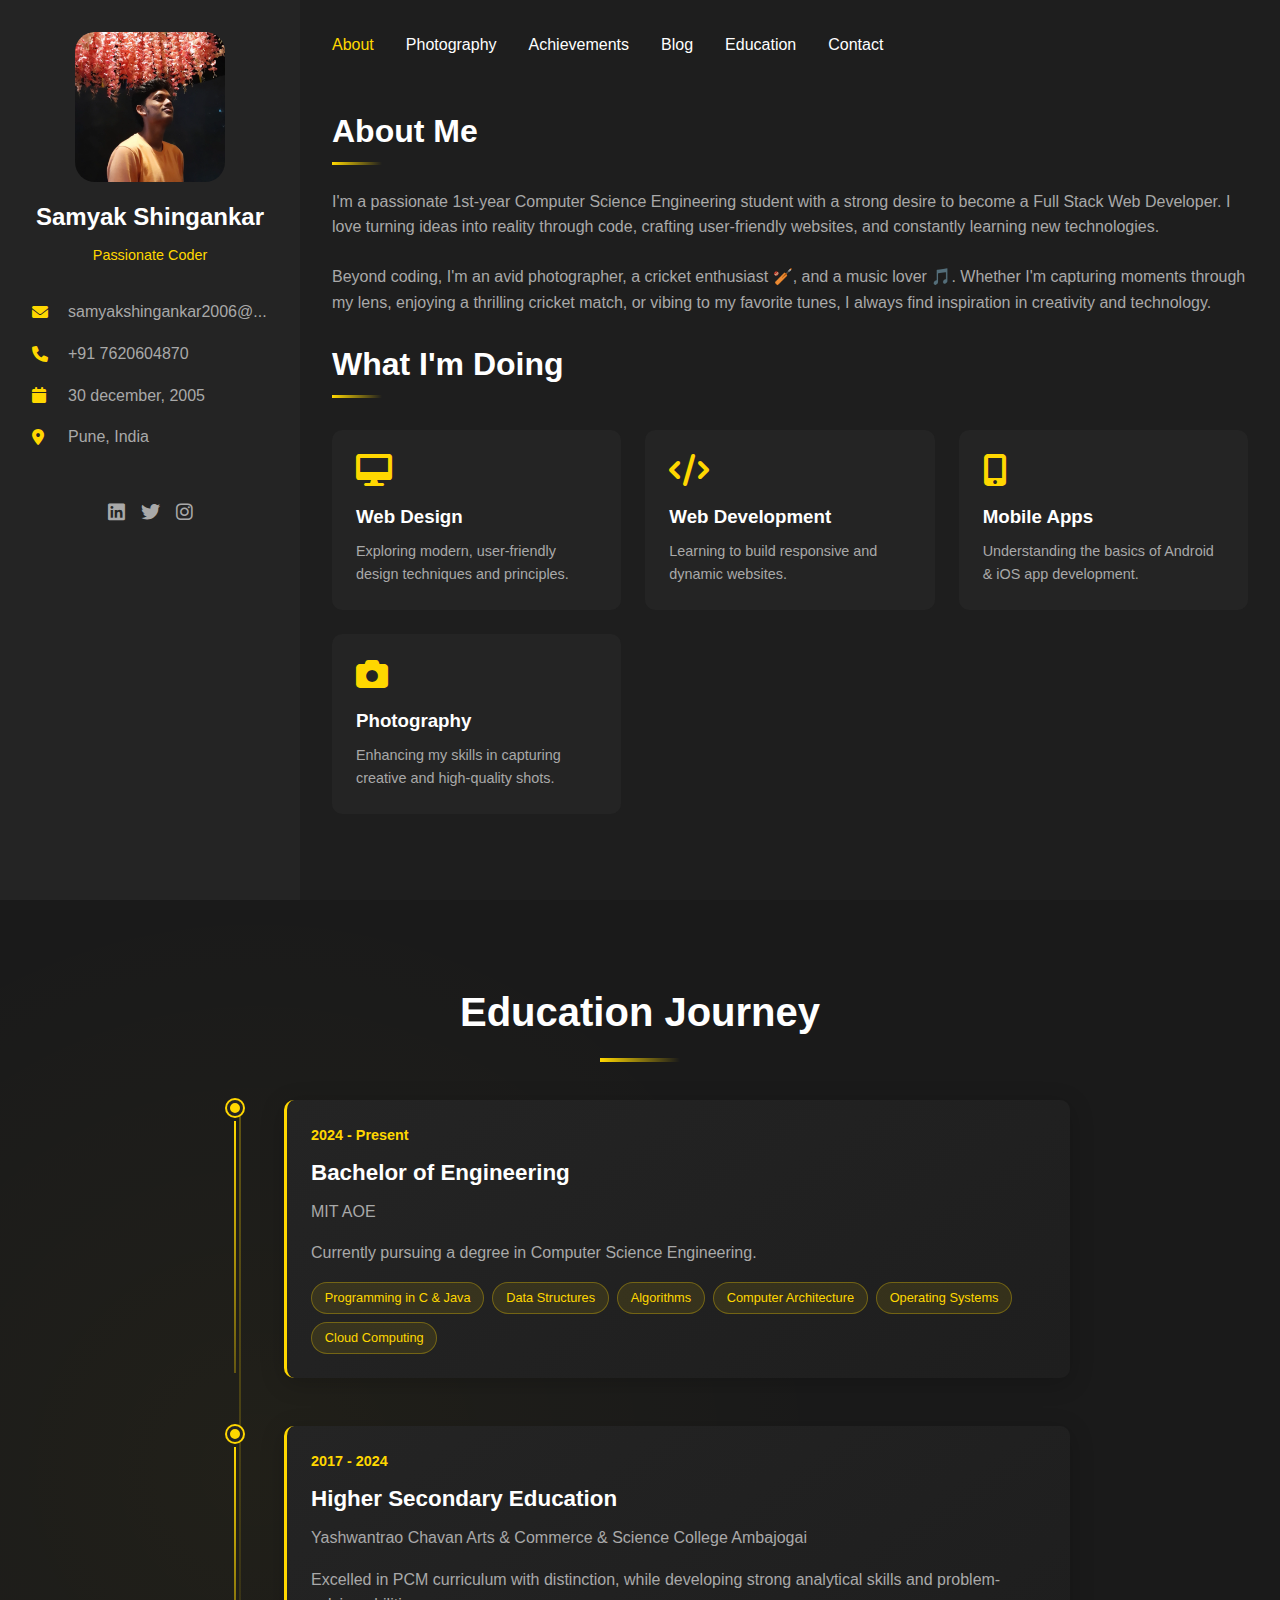
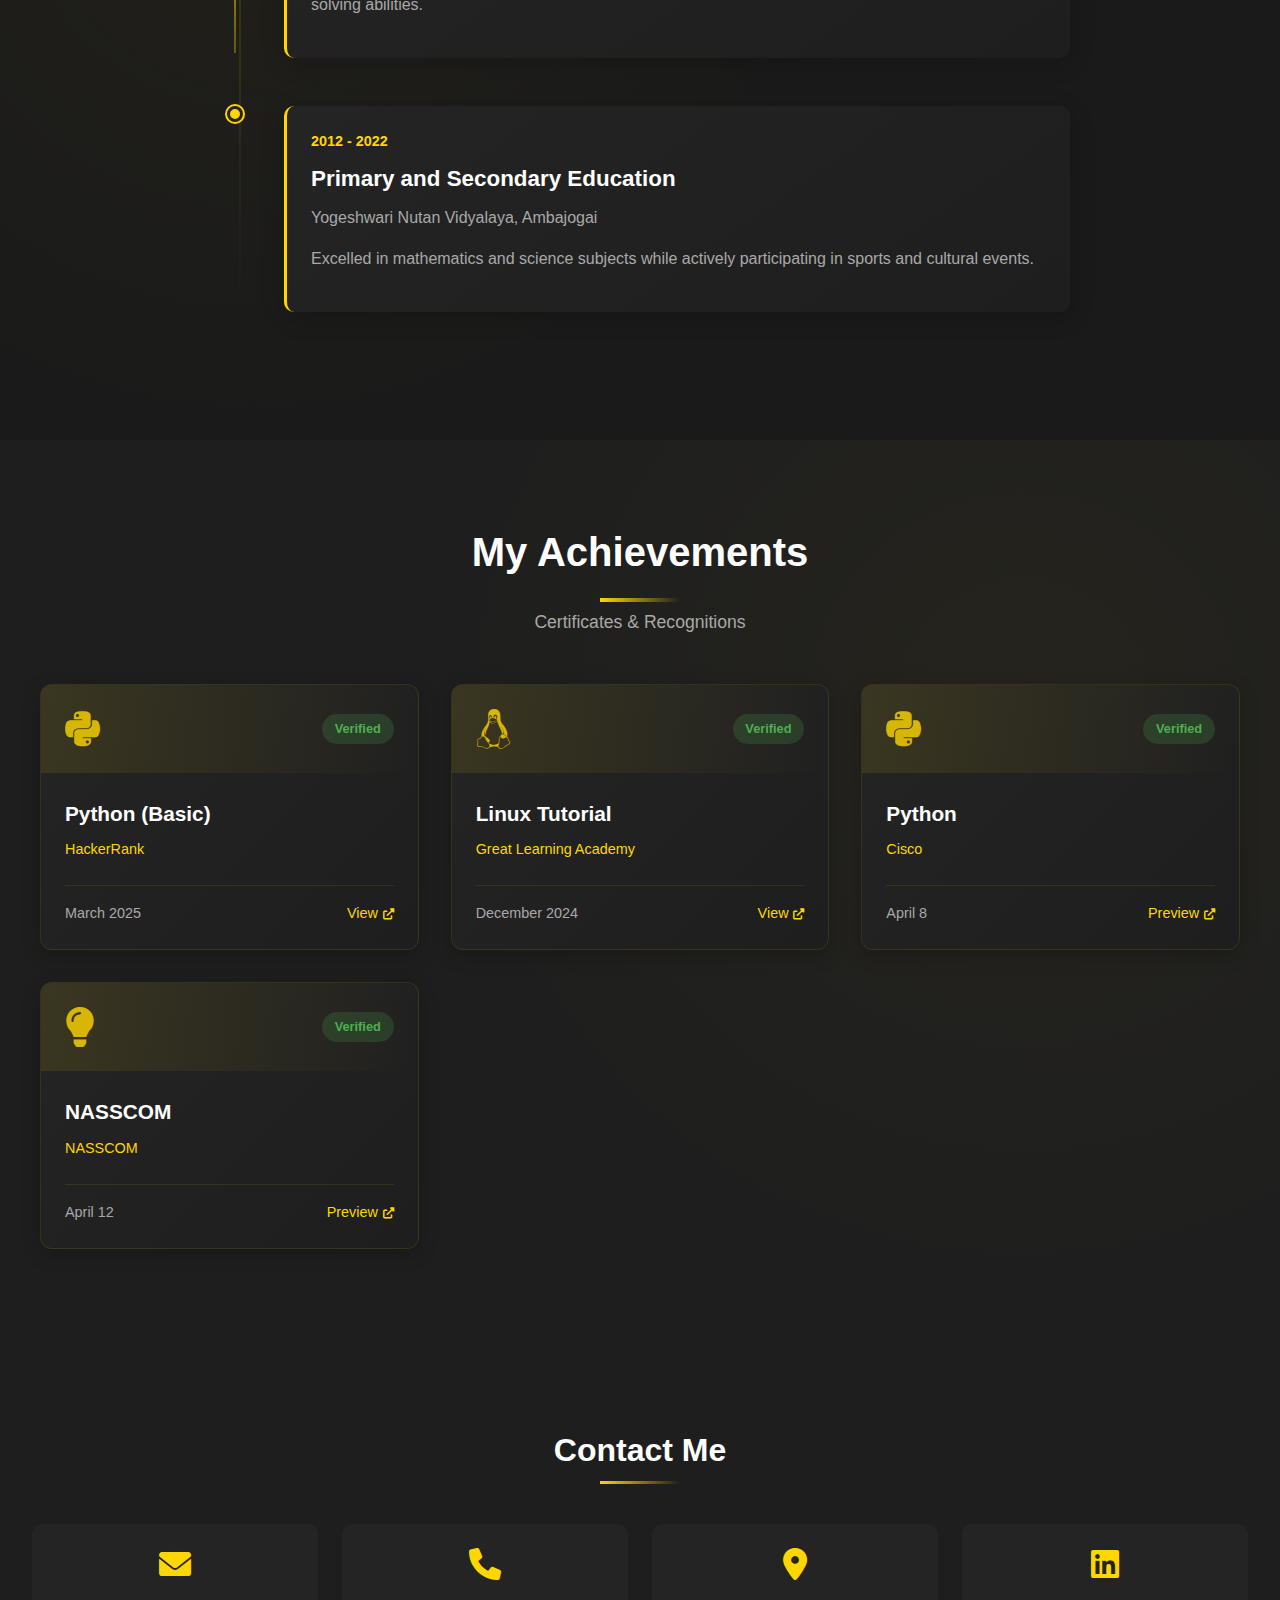
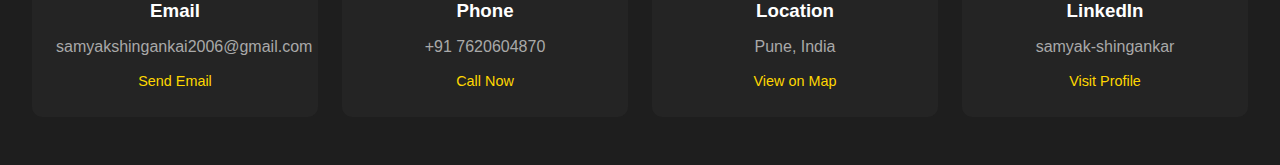
<file: index.html>
<!DOCTYPE html>
<html lang="en">
<head>
    <meta charset="UTF-8">
    <meta name="viewport" content="width=device-width, initial-scale=1.0">
    <title>Samyak</title>
    <link rel="stylesheet" href="styles.css">
    <link rel="stylesheet" href="https://cdnjs.cloudflare.com/ajax/libs/font-awesome/6.0.0/css/all.min.css">
</head>
<body>
    <div class="container">
        <!-- Sidebar -->
        <aside class="sidebar">
            <div class="profile">
                <div class="avatar">
                    <img src="images/sam.webp" alt="Profile Avatar">
                </div>
                <h1>Samyak Shingankar</h1>
                <p class="title">Passionate Coder</p>
            </div>

            <div class="contact-info">
                <div class="info-item">
                    <i class="fas fa-envelope"></i>
                    <a href="mailto:samyakshingankar2006@gmail.com" class="contact-link">samyakshingankar2006@...</a>
                </div>
                <div class="info-item">
                    <i class="fas fa-phone"></i>
                    <span>+91 7620604870</span>
                </div>
                <div class="info-item">
                    <i class="fas fa-calendar"></i>
                    <span>30 december, 2005</span>
                </div>
                <div class="info-item">
                    <i class="fas fa-map-marker-alt"></i>
                    <span>Pune, India</span>
                </div>
            </div>

            <div class="social-links">
                <a href="https://www.linkedin.com/in/samyak-shingankar-026992330/"><i class="fab fa-linkedin"></i></a>
                <a href="https://x.com/SamyakSS2006"><i class="fab fa-twitter"></i></a>
                <a href="https://www.instagram.com/samyakshingankar/"><i class="fab fa-instagram"></i></a>
            </div>
        </aside>

        <!-- Main Content -->
        <main class="main-content">
            <nav class="navigation">
                <ul>
                    <li class="active"><a href="#">About</a></li>
                    <li><a href="photography.html">Photography</a></li>
                    <li><a href="#certificates">Achievements</a></li>
                    <li><a href="blog.html">Blog</a></li>
                    <li><a href="#education">Education</a></li>
                    <li><a href="#contactme">Contact</a></li>
                </ul>
            </nav>
            
            <section class="about">
                <h2>About Me</h2>
                <p>I'm a passionate 1st-year Computer Science Engineering student with a strong desire to become a Full Stack Web Developer. I love turning ideas into reality through code, crafting user-friendly websites, and constantly learning new technologies.</p>
                <p>Beyond coding, I'm an avid photographer, a cricket enthusiast 🏏, and a music lover 🎵. Whether I'm capturing moments through my lens, enjoying a thrilling cricket match, or vibing to my favorite tunes, I always find inspiration in creativity and technology.</p>
            </section>

            <section class="services">
                <h2>What I'm Doing</h2>
                <div class="services-grid">
                    <div class="service-card">
                        <i class="fas fa-desktop"></i>
                        <h3>Web Design</h3>
                        <p>Exploring modern, user-friendly design techniques and principles.</p>
                    </div>
                    <div class="service-card">
                        <i class="fas fa-code"></i>
                        <h3>Web Development</h3>
                        <p>Learning to build responsive and dynamic websites.</p>
                    </div>
                    <div class="service-card">
                        <i class="fas fa-mobile-alt"></i>
                        <h3>Mobile Apps</h3>
                        <p>Understanding the basics of Android & iOS app development.</p>
                    </div>
                    <div class="service-card">
                        <i class="fas fa-camera"></i>
                        <a href="photography.html" style="text-decoration: none; color: inherit;">
                        <h3>Photography</h3>
                        <p>Enhancing my skills in capturing creative and high-quality shots.</p></a>
                    </div>
                </div>
            </section>
        </main>
    </div>

    <!-- Education Section - Completely Redesigned -->
    <section id="education" class="education-section">
        <div class="education-container">
            <h2 class="section-title">Education Journey</h2>
            <div class="timeline">
                <div class="timeline-item">
                    <div class="timeline-dot">
                        <div class="dot"></div>
                        <div class="timeline-line"></div>
                    </div>
                    <div class="timeline-content">
                        <div class="timeline-date">2024 - Present</div>
                        <h3>Bachelor of Engineering</h3>
                        <h4>MIT AOE</h4>
                        <p>Currently pursuing a degree in Computer Science Engineering.</p>
                        <div class="skills">
                            <span>Programming in C & Java</span>
                            <span>Data Structures</span>
                            <span>Algorithms</span>
                            <span>Computer Architecture</span>
                            <span>Operating Systems</span>
                            <span>Cloud Computing</span>
                        </div>
                    </div>
                </div>
                
                <div class="timeline-item">
                    <div class="timeline-dot">
                        <div class="dot"></div>
                        <div class="timeline-line"></div>
                    </div>
                    <div class="timeline-content">
                        <div class="timeline-date">2017 - 2024</div>
                        <h3>Higher Secondary Education</h3>
                        <h4>Yashwantrao Chavan Arts & Commerce & Science College Ambajogai</h4>
                        <p>Excelled in PCM curriculum with distinction, while developing strong analytical skills and problem-solving abilities.</p>
                    </div>
                </div>
                
                <div class="timeline-item">
                    <div class="timeline-dot">
                        <div class="dot"></div>
                    </div>
                    <div class="timeline-content">
                        <div class="timeline-date">2012 - 2022</div>
                        <h3>Primary and Secondary Education</h3>
                        <h4>Yogeshwari Nutan Vidyalaya, Ambajogai</h4>
                        <p>Excelled in mathematics and science subjects while actively participating in sports and cultural events.</p>
                    </div>
                </div>
            </div>
        </div>
    </section>
    
    <!-- Certificates Section -->
    <section id="certificates" class="certificates-section">
        <div class="certificate-container">
            <h2 class="section-title">My Achievements</h2>
            <p class="section-subtitle">Certificates & Recognitions</p>
            
            <div class="certificates-grid">
                <div class="certificate-card">
                    <div class="certificate-header">
                        <i class="fab fa-python"></i>
                        <div class="certificate-badge">Verified</div>
                    </div>
                    <div class="certificate-body">
                        <h3>Python (Basic)</h3>
                        <p class="issuer">HackerRank</p>
                        <div class="certificate-footer">
                            <span class="date">March 2025</span>
                            <a href="#lightbox-1" class="view-btn">View <i class="fas fa-external-link-alt"></i></a>
                        </div>
                    </div>
                </div>
                
                <div class="certificate-card">
                    <div class="certificate-header">
                        <i class="fab fa-linux"></i>
                        <div class="certificate-badge">Verified</div>
                    </div>
                    <div class="certificate-body">
                        <h3>Linux Tutorial</h3>
                        <p class="issuer">Great Learning Academy</p>
                        <div class="certificate-footer">
                            <span class="date">December 2024</span>
                            <a href="#lightbox-2" class="view-btn">View <i class="fas fa-external-link-alt"></i></a>
                        </div>
                    </div>
                </div>
                
                <div class="certificate-card">
                    <div class="certificate-header">
                        <i class="fab fa-python"></i>
                        <div class="certificate-badge">Verified</div>
                    </div>
                    <div class="certificate-body">
                        <h3>Python</h3>
                        <p class="issuer">Cisco</p>
                        <div class="certificate-footer">
                            <span class="date">April 8</span>
                            <a href="#lightbox-3" class="view-btn">Preview <i class="fas fa-external-link-alt"></i></a>
                        </div>
                    </div>
                </div>
                
                <div class="certificate-card">
                    <div class="certificate-header">
                        <i class="fas fa-lightbulb"></i>
                        <div class="certificate-badge">Verified</div>
                    </div>
                    <div class="certificate-body">
                        <h3>NASSCOM</h3>
                        <p class="issuer">NASSCOM</p>
                        <div class="certificate-footer">
                            <span class="date">April 12</span>
                            <a href="#lightbox-4" class="view-btn">Preview <i class="fas fa-external-link-alt"></i></a>
                        </div>
                    </div>
                </div>
            </div>
        </div>
    </section>
      
    <!-- Lightbox Modals -->
    <div id="lightbox-1" class="lightbox">
        <div class="lightbox-content">
            <a href="#certificates" class="close-lightbox">&times;</a>
            <img src="images/pythonbasic.jpg" alt="Python (Basic)">
            <div class="lightbox-caption">Python (Basic) - HackerRank</div>
        </div>
    </div>
      
    <div id="lightbox-2" class="lightbox">
        <div class="lightbox-content">
            <a href="#certificates" class="close-lightbox">&times;</a>
            <img src="images/linux.jpg" alt="Linux Tutorial">
            <div class="lightbox-caption">Linux Tutorial - Great Learning Academy</div>
        </div>
    </div>
      
    <div id="lightbox-3" class="lightbox">
        <div class="lightbox-content">
            <a href="#certificates" class="close-lightbox">&times;</a>
            <img src="images\CISCO.png" alt="Cisco">
            <div class="lightbox-caption">Python - Cisco</div>
        </div>
    </div>
      
    <div id="lightbox-4" class="lightbox">
        <div class="lightbox-content">
            <a href="#certificates" class="close-lightbox">&times;</a>
            <img src="images\NASSCOM.png" alt="NASSCOM">
            <div class="lightbox-caption">NASSCOM - NASSCOM</div>
        </div>
    </div>
    
    <!-- Contact Section -->
    <section id="contactme" class="contact">
        <h2>Contact Me</h2>
        <div class="contact-grid">
            <div class="contact-item">
                <i class="fas fa-envelope"></i>
                <h3>Email</h3>
                <p>samyakshingankai2006@gmail.com</p>
                <a href="mailto:samyakshingankai2006@gmail.com">Send Email</a>
            </div>
            <div class="contact-item">
                <i class="fas fa-phone"></i>
                <h3>Phone</h3>
                <p>+91 7620604870</p>
                <a href="tel:+917620604870">Call Now</a>
            </div>
            <div class="contact-item">
                <i class="fas fa-map-marker-alt"></i>
                <h3>Location</h3>
                <p>Pune, India</p>
                <a href="https://www.google.com/maps/place/Pune,+Maharashtra">View on Map</a>
            </div>
            <div class="contact-item">
                <i class="fab fa-linkedin"></i>
                <h3>LinkedIn</h3>
                <p>samyak-shingankar</p>
                <a href="https://www.linkedin.com/in/samyak-shingankar-026992330/">Visit Profile</a>
            </div>
        </div>
    </section>
</body>
</html>
</file>
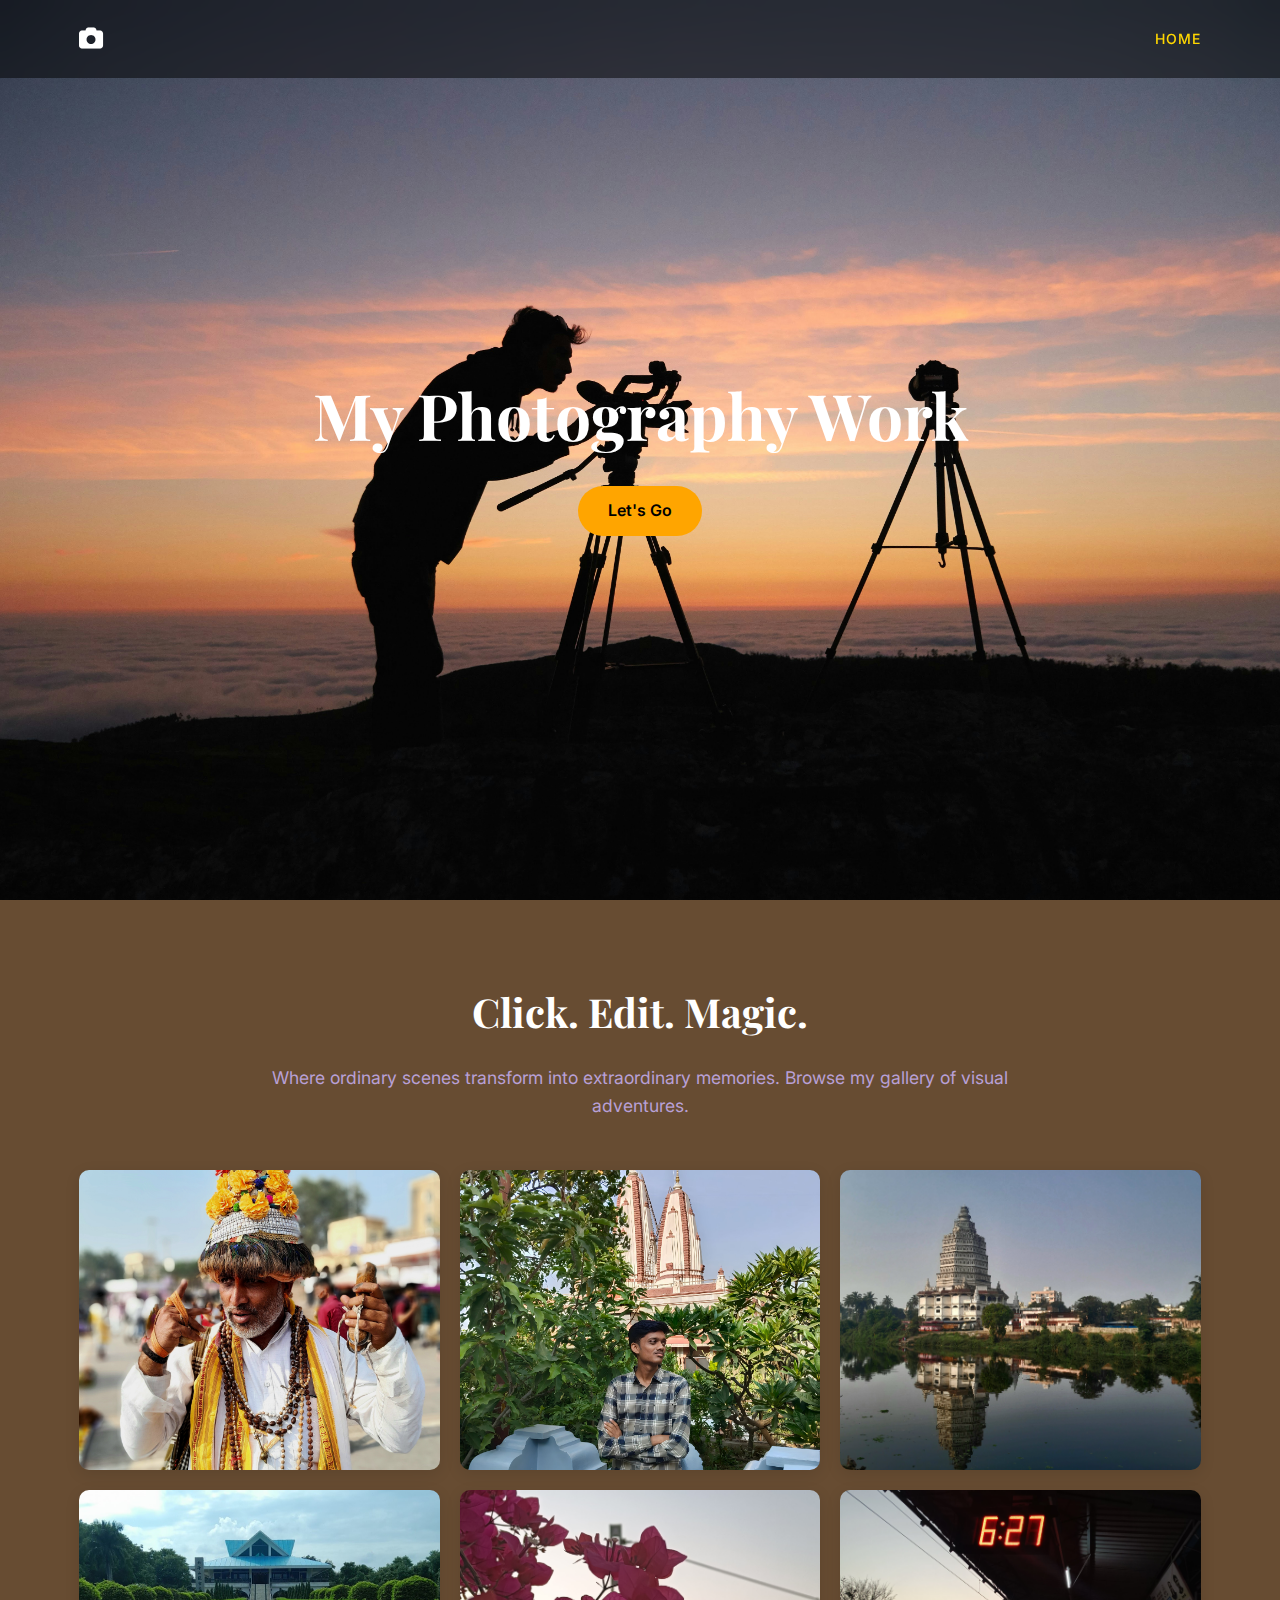
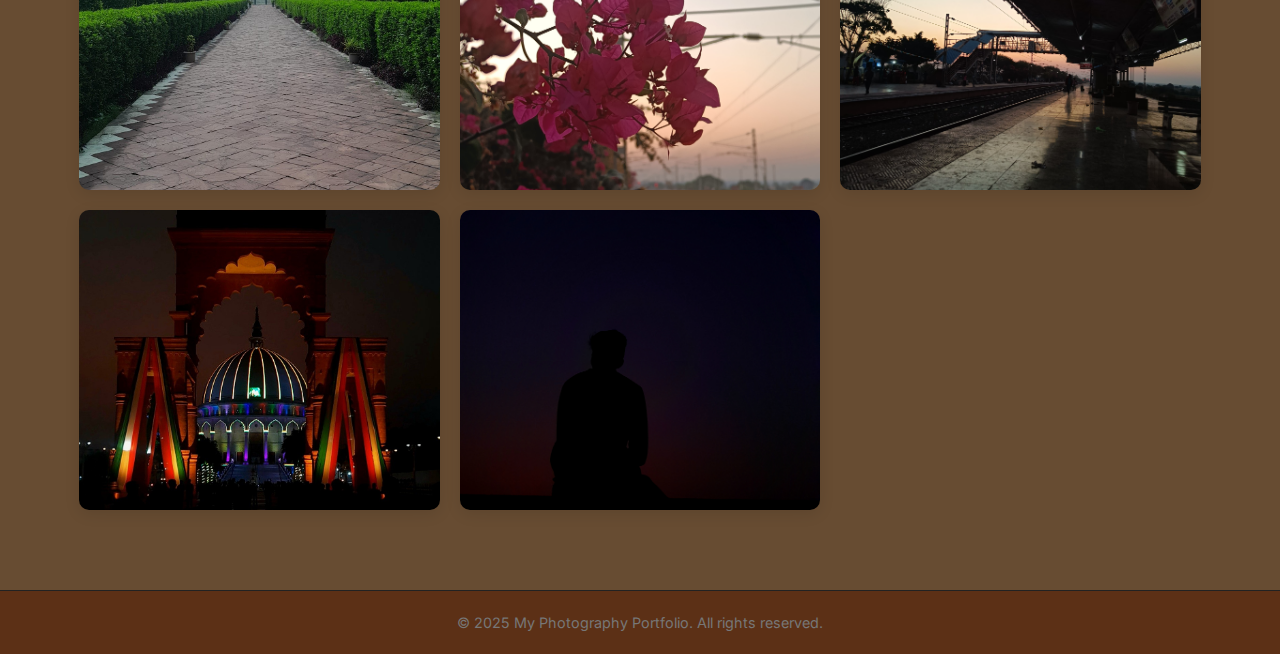
<file: photography.html>
<!DOCTYPE html>
<html lang="en">
<head>
    <meta charset="UTF-8">
    <meta name="viewport" content="width=device-width, initial-scale=1.0">
    <title>My Photography Work</title>
    <link rel="stylesheet" href="photography.css">
    <link rel="preconnect" href="https://fonts.googleapis.com">
    <link rel="preconnect" href="https://fonts.gstatic.com" crossorigin>
    <link href="https://fonts.googleapis.com/css2?family=Playfair+Display:wght@400;700&family=Inter:wght@300;400;500;600&display=swap" rel="stylesheet">
    <link rel="stylesheet" href="https://cdnjs.cloudflare.com/ajax/libs/font-awesome/6.4.0/css/all.min.css">
</head>
<body>
    <!-- Navigation -->
    <header class="header">
        <div class="container">
            <div class="logo">
                <a href="#"><i class="fas fa-camera"></i></a>
            </div>
            <nav class="nav">
                <ul class="nav-list">
                    <li><a href="index.html" class="active">HOME</a></li>
                </ul>
            </nav>
            <!-- <div class="nav-icons">
                <a href="#" class="search-icon"><i class="fas fa-search"></i></a>
                <button class="menu-toggle" id="menu-toggle">
                    <i class="fas fa-bars"></i>
                </button>
            </div> -->
        </div>
    </header>

    <!-- Hero Section -->
    <section class="hero" style="background-image: url('images/photography2.jpg'); background-size: cover; background-position: center; background-repeat: no-repeat; height: 100vh;">
        <div class="hero-content">
            <h1>My Photography Work</h1>
            <!-- <p>What you have caught on film is captured forever.</p> -->
            <a href="#portfolio" class="btn-get-started">Let's Go</a>
        </div>
    </section>

    <!-- Portfolio Section -->
    <section id="portfolio" class="portfolio">
        <div class="container">
            <div class="portfolio-intro">
                <h2>Click. Edit. Magic.</h2>
                <p>Where ordinary scenes transform into extraordinary memories. Browse my gallery of visual adventures.</p>
            </div>

            <div class="portfolio-grid">
                <!-- Portrait Photos -->
                <div id="1" class="portfolio-item portrait-item">
                    <img src="images\portrait.jpg" alt="Portrait Photography">
                    <div class="portfolio-overlay">
                        <h3>Elegant Portrait</h3>
                        <p>Portrait Photography</p>
                        <a href="#lightbox-1" class="view-btn"><i class="fas fa-eye"></i> View</a>
                    </div>
                </div>
                
                <div id="2" class="portfolio-item portrait-item">
                    <img src="images/samyak.jpg" alt="Portrait Photography">
                    <div class="portfolio-overlay">
                        <h3>Thoughtful Gaze</h3>
                        <p>Portrait Photography</p>
                        <a href="#lightbox-2" class="view-btn"><i class="fas fa-eye"></i> View</a>
                    </div>
                </div>

                <!-- Architectural photography -->
                <div id="3" class="portfolio-item landscape-item">
                    <img src="images\Landscape.jpg" alt="Architectural Photography">
                    <div class="portfolio-overlay">
                        <h3>Beauty of Alandi</h3>
                        <p>Architectural Photography</p>
                        <a href="#lightbox-3" class="view-btn"><i class="fas fa-eye"></i> View</a>
                    </div>
                </div>
                
                <div id="4" class="portfolio-item landscape-item">
                    <img src="images\Arch2.jpg" alt="Architectural Photography">
                    <div class="portfolio-overlay">
                        <h3>Peaceful Walkway</h3>
                        <p>Architectural Photography</p>
                        <a href="#lightbox-4" class="view-btn"><i class="fas fa-eye"></i> View</a>
                    </div>
                </div>

                <!-- Street Photos -->
                <div id="5" class="portfolio-item street-item">
                    <img src="images\street1.jpg" alt="Street Photography">
                    <div class="portfolio-overlay">
                        <h3>Tranquil Journey</h3>
                        <p>Street Photography</p>
                        <a href="#lightbox-5" class="view-btn"><i class="fas fa-eye"></i> View</a>
                    </div>
                </div>
                
                <div id="6" class="portfolio-item street-item">
                    <img src="images\street2.jpg" alt="Street Photography">
                    <div class="portfolio-overlay">
                        <h3>Dusky Platform</h3>
                        <p>Street Photography</p>
                        <a href="#lightbox-6" class="view-btn"><i class="fas fa-eye"></i> View</a>
                    </div>
                </div>

                <!-- Other Photos -->
                <div id="7" class="portfolio-item night-item">
                    <img src="images\ADT.jpg" alt="Night Photography">
                    <div class="portfolio-overlay">
                        <h3>Glowing Masterpiece</h3>
                        <p>Night Photography</p>
                        <a href="#lightbox-7" class="view-btn"><i class="fas fa-eye"></i> View</a>
                    </div>
                </div>
                
                <div id="8" class="portfolio-item silhouette-item">
                    <img src="images\night.jpg" alt="Silhouette Photography">
                    <div class="portfolio-overlay">
                        <h3>Lonely Reflection</h3>
                        <p>Silhouette Photography</p>
                        <a href="#lightbox-8" class="view-btn"><i class="fas fa-eye"></i> View</a>
                    </div>
                </div>
            </div>
        </div>
    </section>

    <!-- Lightboxes -->
    <!-- Lightbox 1 -->
    <div id="lightbox-1" class="lightbox">
        <div class="lightbox-content">
            <a href="#1" class="close-lightbox">&times;</a>
            <img src="images\portrait.jpg" alt="Elegant Portrait">
            <div class="lightbox-caption">Elegant Portrait - Portrait Photography</div>
        </div>
    </div>

    <!-- Lightbox 2 -->
    <div id="lightbox-2" class="lightbox">
        <div class="lightbox-content">
            <a href="#2" class="close-lightbox">&times;</a>
            <img src="images/samyak.jpg" alt="Thoughtful Gaze">
            <div class="lightbox-caption">Thoughtful Gaze - Portrait Photography</div>
        </div>
    </div>

    <!-- Lightbox 3 -->
    <div id="lightbox-3" class="lightbox">
        <div class="lightbox-content">
            <a href="#3" class="close-lightbox">&times;</a>
            <img src="images\Landscape.jpg" alt="Beauty of Alandi">
            <div class="lightbox-caption">Beauty of Alandi - Architectural Photography</div>
        </div>
    </div>

    <!-- Lightbox 4 -->
    <div id="lightbox-4" class="lightbox">
        <div class="lightbox-content">
            <a href="#4" class="close-lightbox">&times;</a>
            <img src="images\Arch2.jpg" alt="Peaceful Walkway">
            <div class="lightbox-caption">Peaceful Walkway - Architectural Photography</div>
        </div>
    </div>

    <!-- Lightbox 5 -->
    <div id="lightbox-5" class="lightbox">
        <div class="lightbox-content">
            <a href="#5" class="close-lightbox">&times;</a>
            <img src="images\street1.jpg" alt="Tranquil Journey">
            <div class="lightbox-caption">Tranquil Journey - Street Photography</div>
        </div>
    </div>

    <!-- Lightbox 6 -->
    <div id="lightbox-6" class="lightbox">
        <div class="lightbox-content">
            <a href="#6" class="close-lightbox">&times;</a>
            <img src="images\street2.jpg" alt="Dusky Platform">
            <div class="lightbox-caption">Dusky Platform - Street Photography</div>
        </div>
    </div>

    <!-- Lightbox 7 -->
    <div id="lightbox-7" class="lightbox">
        <div class="lightbox-content">
            <a href="#7" class="close-lightbox">&times;</a>
            <img src="images\ADT.jpg" alt="Glowing Masterpiece">
            <div class="lightbox-caption">Glowing Masterpiece - Night Photography</div>
        </div>
    </div>

    <!-- Lightbox 8 -->
    <div id="lightbox-8" class="lightbox">
        <div class="lightbox-content">
            <a href="#8" class="close-lightbox">&times;</a>
            <img src="images\night.jpg" alt="Lonely Reflection">
            <div class="lightbox-caption">Lonely Reflection - Silhouette Photography</div>
        </div>
    </div>

    <footer class="footer">
        <div class="container">
            <p>&copy; 2025 My Photography Portfolio. All rights reserved.</p>
        </div>
    </footer>

    <script>
        // Mobile menu toggle
        document.getElementById('menu-toggle').addEventListener('click', function() {
            document.querySelector('.nav-list').classList.toggle('show');
        });
    </script>
</body>
</html>
</file>
<file: photography.css>
/* Base Styles */
* {
    margin: 0;
    padding: 0;
    box-sizing: border-box;
}

html {
    scroll-behavior: smooth; /* Enable smooth scrolling */
}

body {
    font-family: 'Inter', sans-serif;
    background-color: #000;
    color: #fff;
    line-height: 1.6;
}

.container {
    width: 90%;
    max-width: 1200px;
    margin: 0 auto;
    padding: 0 15px;
}

a {
    text-decoration: none;
    color: inherit;
}

ul {
    list-style: none;
}

/* Header Styles */
.header {
    position: fixed;
    top: 0;
    left: 0;
    width: 100%;
    padding: 20px 0;
    z-index: 1000;
    background-color: rgba(0, 0, 0, 0.5);
    backdrop-filter: blur(10px);
}

.header .container {
    display: flex;
    justify-content: space-between;
    align-items: center;
}

.logo {
    font-size: 24px;
}

.nav-list {
    display: flex;
    gap: 30px;
}

.nav-list a {
    font-size: 14px;
    font-weight: 500;
    letter-spacing: 1px;
    transition: color 0.3s;
}

.nav-list a:hover, .nav-list a.active {
    color: #ffd700;
}

.nav-icons {
    display: flex;
    align-items: center;
    gap: 20px;
}

.menu-toggle {
    display: none;
    background: none;
    border: none;
    color: white;
    font-size: 20px;
    cursor: pointer;
}

/* Hero Section */
.hero {
    height: 100vh;
    background-image: linear-gradient(rgba(0, 0, 0, 0.5), rgba(0, 0, 0, 0.5)), url('https://source.unsplash.com/random/1920x1080/?landscape');
    background-size: cover;
    background-position: center;
    display: flex;
    align-items: center;
    justify-content: center;
    text-align: center;
}

.hero-content {
    max-width: 800px;
    padding: 0 20px;
}

.hero h1 {
    font-family: 'Playfair Display', serif;
    font-size: 4rem;
    margin-bottom: 20px;
}

/* .hero p {
    font-size: 1.2rem;
    margin-bottom: 30px;
    color: rgba(30, 128, 79, 0.779);
} */

.btn-get-started {
    display: inline-block;
    background-color: #ffa500;
    color: #000;
    padding: 12px 30px;
    border-radius: 50px;
    font-weight: 600;
    transition: background-color 0.3s;
}

.btn-get-started:hover {
    background-color: #ff8c00;
}

/* Portfolio Section */
.portfolio {
    padding: 80px 0;
    background-color: #c5916085;
}

.portfolio-intro {
    text-align: center;
    max-width: 800px;
    margin: 0 auto 50px;
}

.portfolio-intro h2 {
    font-family: 'Playfair Display', serif;
    font-size: 2.5rem;
    margin-bottom: 20px;
}

.portfolio-intro p {
    color: #b8a0d6;
    font-size: 1.1rem;
}

.portfolio-grid {
    display: grid;
    grid-template-columns: repeat(auto-fill, minmax(280px, 1fr));
    gap: 20px;
}

.portfolio-item {
    position: relative;
    height: 300px;
    border-radius: 10px;
    overflow: hidden;
    box-shadow: 0 4px 15px rgba(0, 0, 0, 0.1);
    transition: transform 0.3s ease, box-shadow 0.3s ease;
}

.portfolio-item:hover {
    transform: translateY(-5px);
    box-shadow: 0 8px 25px rgba(0, 0, 0, 0.15);
}

.portfolio-item img {
    width: 100%;
    height: 100%;
    object-fit: cover;
    transition: transform 0.5s ease;
}

.portfolio-item:hover img {
    transform: scale(1.05);
}

.portfolio-overlay {
    position: absolute;
    bottom: 0;
    left: 0;
    right: 0;
    background: linear-gradient(to top, rgba(0, 0, 0, 0.8), transparent);
    padding: 20px;
    color: white;
    opacity: 0;
    transform: translateY(20px);
    transition: opacity 0.3s ease, transform 0.3s ease;
}

.portfolio-item:hover .portfolio-overlay {
    opacity: 1;
    transform: translateY(0);
}

.portfolio-overlay h3 {
    font-size: 1.3rem;
    margin-bottom: 5px;
}

.portfolio-overlay p {
    font-size: 0.9rem;
    opacity: 0.8;
    margin-bottom: 15px;
}

.view-btn {
    display: inline-block;
    background-color: rgba(255, 255, 255, 0.2);
    color: #ffd700;
    padding: 8px 15px;
    border-radius: 4px;
    font-size: 0.9rem;
    transition: background-color 0.3s ease;
}

.view-btn:hover {
    background-color: rgba(255, 255, 255, 0.3);
    color: white;
}

.view-btn i {
    margin-right: 5px;
}

/* Lightbox */
.lightbox {
    display: none;
    position: fixed;
    z-index: 1000;
    top: 0;
    left: 0;
    width: 100%;
    height: 100%;
    background-color: rgba(0, 0, 0, 0.9);
    overflow: auto;
}

.lightbox:target {
    display: flex;
    justify-content: center;
    align-items: center;
}

.lightbox-content {
    position: relative;
    max-width: 90%;
    margin: auto;
    padding: 20px;
    text-align: center;
}

.lightbox-content img {
    max-width: 100%;
    max-height: 80vh;
    border: 2px solid rgba(255, 255, 255, 0.1);
    box-shadow: 0 0 30px rgba(0, 0, 0, 0.5);
}

.lightbox-caption {
    color: white;
    font-size: 1.1rem;
    margin-top: 15px;
    text-align: center;
}

.close-lightbox {
    position: absolute;
    top: -10px;
    right: 10px;
    color: white;
    font-size: 2.5rem;
    text-decoration: none;
    transition: color 0.3s;
}

.close-lightbox:hover {
    color: #ffd700;
}

/* Footer */
.footer {
    padding: 20px 0;
    background-color: #5c3016;
    border-top: 1px solid #222;
    text-align: center;
}

.footer p {
    color: #777;
    font-size: 0.9rem;
}

/* Responsive Styles */
@media (max-width: 768px) {
    .hero h1 {
        font-size: 3rem;
    }
    
    .nav-list {
        position: absolute;
        top: 100%;
        left: 0;
        width: 100%;
        flex-direction: column;
        background-color: rgba(0, 0, 0, 0.9);
        padding: 20px 0;
        gap: 15px;
        text-align: center;
        transform: translateY(-100%);
        opacity: 0;
        visibility: hidden;
        transition: all 0.3s ease;
    }
    
    .nav-list.show {
        transform: translateY(0);
        opacity: 1;
        visibility: visible;
    }
    
    .menu-toggle {
        display: block;
    }
    
    .portfolio-grid {
        grid-template-columns: repeat(auto-fill, minmax(250px, 1fr));
    }
}

@media (max-width: 480px) {
    .hero h1 {
        font-size: 2.5rem;
    }
    
    .hero p {
        font-size: 1rem;
    }
    
    .portfolio-intro h2 {
        font-size: 2rem;
    }
    
    .portfolio-grid {
        grid-template-columns: 1fr;
    }
}
</file>
<file: styles.css>
/* Reset and base styles */
* {
  margin: 0;
  padding: 0;
  box-sizing: border-box;
}

body {
  font-family: "Segoe UI", Tahoma, Geneva, Verdana, sans-serif;
  background-color: #1e1e1e;
  color: #ffffff;
  line-height: 1.6;
}

.container {
  display: flex;
  min-height: 100vh;
}

/* Sidebar styles */
.sidebar {
  width: 300px;
  background-color: #242424;
  padding: 2rem;
  display: flex;
  flex-direction: column;
  align-items: center;
}

.avatar {
  width: 150px;
  height: 150px;
  border-radius: 20px;
  overflow: hidden;
  margin: 0 auto 1rem;
  background-color: #2d2d2d;
  display: flex;
  justify-content: center;
  align-items: center;
}

.profile {
  text-align: center;
  margin-bottom: 2rem;
  width: 100%;
}

.avatar img {
  width: 100%;
  height: 100%;
  object-fit: cover;
}

.profile h1 {
  font-size: 1.5rem;
  margin-bottom: 0.5rem;
}

.profile .title {
  color: #ffd700;
  font-size: 0.9rem;
}

.contact-info {
  width: 100%;
  margin-bottom: 2rem;
}

.info-item {
  display: flex;
  align-items: center;
  margin-bottom: 1rem;
  color: #a9a9a9;
  font-size: var(--fs-8);
}

.info-item a {
  color: #a9a9a9;
  text-decoration: none;
  position: relative;
  display: inline-block;
  max-width: 180px;
}

.info-item a:hover {
  color: #ffd700;
}

.info-item a span {
  display: inline-block;
  white-space: nowrap;
  overflow: hidden;
  text-overflow: ellipsis;
  width: 100%;
}

.info-item a:hover::after {
  content: attr(data-full-email);
  position: absolute;
  left: 0;
  top: 100%;
  background-color: #242424;
  padding: 4px 8px;
  border-radius: 4px;
  font-size: 0.9em;
  z-index: 1;
  white-space: nowrap;
}

.info-item i {
  width: 20px;
  margin-right: 1rem;
  color: #ffd700;
}

.social-links {
  display: flex;
  gap: 1rem;
}

.social-links a {
  color: #a9a9a9;
  font-size: 1.2rem;
  transition: color 0.3s;
}

.social-links a:hover {
  color: #ffd700;
}

/* Main content styles */
.main-content {
  flex: 1;
  padding: 2rem;
}

.navigation {
  margin-bottom: 3rem;
}

.navigation ul {
  list-style: none;
  display: flex;
  gap: 2rem;
}

.navigation a {
  color: #ffffff;
  text-decoration: none;
  font-weight: 500;
  transition: color 0.3s;
}

.navigation .active a,
.navigation a:hover {
  color: #ffd700;
}

h2 {
  font-size: 2rem;
  margin-bottom: 1.5rem;
  position: relative;
  padding-bottom: 0.5rem;
}

h2::after {
  content: "";
  position: absolute;
  left: 0;
  bottom: 0;
  width: 50px;
  height: 3px;
  background: linear-gradient(to right, #ffd700, transparent)
}

.about p {
  color: #a9a9a9;
  margin-bottom: 1.5rem;
}

.services-grid {
  display: grid;
  grid-template-columns: repeat(auto-fit, minmax(250px, 1fr));
  gap: 1.5rem;
  margin-top: 2rem;
}

.service-card {
  background-color: #242424;
  padding: 1.5rem;
  border-radius: 10px;
  transition: transform 0.3s;
}

.service-card:hover {
  transform: translateY(-5px);
}

.service-card i {
  font-size: 2rem;
  color: #ffd700;
  margin-bottom: 1rem;
}

.service-card h3 {
  margin-bottom: 0.5rem;
}

.service-card p {
  color: #a9a9a9;
  font-size: 0.9rem;
}

/* Contact Section */
.contact {
  margin-top: 3rem;
  padding: 3rem 2rem;
}

.contact h2 {
  text-align: center;
  margin-bottom: 2.5rem;
}

.contact h2::after {
  left: 50%;
  transform: translateX(-50%);
  width: 80px;
}

.contact-grid {
  display: grid;
  grid-template-columns: repeat(auto-fit, minmax(250px, 1fr));
  gap: 1.5rem;
  margin-top: 2rem;
}

.contact-item {
  background-color: #242424;
  padding: 1.5rem;
  border-radius: 10px;
  transition: transform 0.3s;
  text-align: center;
}

.contact-item:hover {
  transform: translateY(-5px);
}

.contact-item i {
  font-size: 2rem;
  color: #ffd700;
  margin-bottom: 1rem;
}

.contact-item h3 {
  margin-bottom: 0.5rem;
}

.contact-item p {
  color: #a9a9a9;
  margin-bottom: 0.5rem;
}

.contact-item a {
  color: #ffd700;
  text-decoration: none;
  font-size: 0.9rem;
  transition: color 0.3s;
}

.contact-item a:hover {
  text-decoration: underline;
}

/* NEW EDUCATION SECTION - Completely Redesigned */
/* ====================== */
/* EDUCATION SECTION */
/* ====================== */
.education-section {
  padding: 5rem 2rem;
  background-color: #1a1a1a;
  position: relative;
  overflow: hidden;
}

.education-section::before {
  content: "";
  position: absolute;
  top: 0;
  left: 0;
  width: 100%;
  height: 100%;
  background: radial-gradient(circle at 20% 50%, rgba(255, 215, 0, 0.03) 0%, transparent 50%);
  z-index: 0;
}

.education-container {
  max-width: 1200px;
  margin: 0 auto;
  position: relative;
  z-index: 1;
}

.section-title {
  text-align: center;
  font-size: 2.5rem;
  margin-bottom: 1rem;
  color: #ffffff;
  position: relative;
}

.section-title::after {
  content: "";
  position: absolute;
  left: 50%;
  bottom: -10px;
  width: 80px;
  height: 4px;
  background: linear-gradient(to right, #ffd700, transparent);
  transform: translateX(-50%);
}

.timeline {
  position: relative;
  max-width: 900px;
  margin: 3rem auto 0;
  padding: 0 20px;
}

.timeline::before {
  content: "";
  position: absolute;
  left: 50px;
  top: 0;
  bottom: 0;
  width: 2px;
  background: linear-gradient(to bottom, rgba(255, 215, 0, 0.3), transparent);
  transform: translateX(-50%);
}

.timeline-item {
  display: flex;
  margin-bottom: 3rem;
  position: relative;
}

.timeline-dot {
  position: relative;
  width: 50px;
  display: flex;
  flex-direction: column;
  align-items: center;
}

.dot {
  width: 16px;
  height: 16px;
  border-radius: 50%;
  background-color: #ffd700;
  border: 3px solid #242424;
  box-shadow: 0 0 0 2px #ffd700;
  z-index: 1;
}

.timeline-line {
  flex-grow: 1;
  width: 2px;
  background: linear-gradient(to bottom, #ffd700, rgba(255, 215, 0, 0.3));
  margin: 5px 0;
}

.timeline-item:last-child .timeline-line {
  display: none;
}

.timeline-content {
  flex: 1;
  padding: 1.5rem;
  background: linear-gradient(145deg, #242424, #1e1e1e);
  border-radius: 10px;
  box-shadow: 0 5px 25px rgba(0, 0, 0, 0.2);
  margin-left: 1.5rem;
  transition: transform 0.3s, box-shadow 0.3s;
  border-left: 3px solid #ffd700;
}

.timeline-item:hover .timeline-content {
  transform: translateY(-5px);
  box-shadow: 0 10px 30px rgba(255, 215, 0, 0.1);
}

.timeline-date {
  color: #ffd700;
  font-weight: 600;
  margin-bottom: 0.5rem;
  font-size: 0.9rem;
}

.timeline-content h3 {
  font-size: 1.4rem;
  margin-bottom: 0.5rem;
  color: #ffffff;
}

.timeline-content h4 {
  color: #a9a9a9;
  font-size: 1rem;
  margin-bottom: 1rem;
  font-weight: 500;
}

.timeline-content p {
  color: #a9a9a9;
  margin-bottom: 1rem;
  line-height: 1.6;
}

.skills {
  display: flex;
  flex-wrap: wrap;
  gap: 0.5rem;
  margin-top: 1rem;
}

.skills span {
  background: rgba(255, 215, 0, 0.1);
  color: #ffd700;
  padding: 0.3rem 0.8rem;
  border-radius: 20px;
  font-size: 0.8rem;
  border: 1px solid rgba(255, 215, 0, 0.3);
}

/* ====================== */
/* CERTIFICATES SECTION */
/* ====================== */
.certificates-section {
  padding: 5rem 2rem;
  background-color: #1e1e1e;
  position: relative;
  overflow: hidden;
}

.certificates-section::before {
  content: "";
  position: absolute;
  top: 0;
  right: 0;
  width: 100%;
  height: 100%;
  background: radial-gradient(circle at 80% 30%, rgba(255, 215, 0, 0.03) 0%, transparent 50%);
  z-index: 0;
}

.certificate-container {
  max-width: 1200px;
  margin: 0 auto;
  position: relative;
  z-index: 1;
}

.section-subtitle {
  text-align: center;
  color: #a9a9a9;
  margin-bottom: 3rem;
  font-size: 1.1rem;
}

.certificates-grid {
  display: grid;
  grid-template-columns: repeat(auto-fit, minmax(280px, 1fr));
  gap: 2rem;
  margin-top: 2rem;
}

.certificate-card {
  background: linear-gradient(135deg, #242424, #1e1e1e);
  border-radius: 12px;
  overflow: hidden;
  box-shadow: 0 5px 20px rgba(0, 0, 0, 0.2);
  transition: all 0.3s ease;
  display: flex;
  flex-direction: column;
  border: 1px solid rgba(255, 215, 0, 0.1);
}

.certificate-card:hover {
  transform: translateY(-10px);
  box-shadow: 0 15px 30px rgba(255, 215, 0, 0.15);
  border-color: rgba(255, 215, 0, 0.3);
}

.certificate-header {
  padding: 1.5rem;
  background: linear-gradient(90deg, rgba(255, 215, 0, 0.1), transparent);
  position: relative;
  display: flex;
  align-items: center;
  justify-content: space-between;
}

.certificate-header i {
  font-size: 2.5rem;
  color: #ffd700;
  opacity: 0.8;
}

.certificate-badge {
  background-color: rgba(76, 175, 80, 0.2);
  color: #4CAF50;
  padding: 0.3rem 0.8rem;
  border-radius: 20px;
  font-size: 0.8rem;
  font-weight: 600;
}

.certificate-badge.coming-soon {
  background-color: rgba(255, 193, 7, 0.2);
  color: #FFC107;
}

.certificate-body {
  padding: 1.5rem;
  flex: 1;
}

.certificate-body h3 {
  font-size: 1.3rem;
  margin-bottom: 0.5rem;
  color: #ffffff;
}

.certificate-body .issuer {
  color: #ffd700;
  font-size: 0.9rem;
  margin-bottom: 1.5rem;
  display: block;
}

.certificate-footer {
  display: flex;
  justify-content: space-between;
  align-items: center;
  margin-top: auto;
  padding-top: 1rem;
  border-top: 1px solid rgba(255, 215, 0, 0.1);
}

.certificate-footer .date {
  color: #a9a9a9;
  font-size: 0.9rem;
}

.view-btn {
  color: #ffd700;
  text-decoration: none;
  font-size: 0.9rem;
  font-weight: 500;
  display: flex;
  align-items: center;
  gap: 0.3rem;
  transition: all 0.3s;
}

.view-btn i {
  font-size: 0.7rem;
}

.view-btn:hover {
  color: #ffffff;
  text-decoration: underline;
}

/* Responsive Design */
@media (max-width: 768px) {
  .timeline::before {
      left: 25px;
  }
  
  .timeline-dot {
      width: 30px;
  }
  
  .dot {
      width: 12px;
      height: 12px;
  }
  
  .timeline-content {
      margin-left: 1rem;
  }
  
  .section-title {
      font-size: 2rem;
  }
  
  .certificates-grid {
      grid-template-columns: 1fr;
  }
}

@media (max-width: 480px) {
  .education-section, .certificates-section {
      padding: 3rem 1rem;
  }
  
  .section-title {
      font-size: 1.8rem;
  }
  
  .timeline-item {
      flex-direction: column;
  }
  
  .timeline-dot {
      flex-direction: row;
      width: 100%;
      margin-bottom: 0.5rem;
  }
  
  .timeline-line {
      width: 100%;
      height: 2px;
      margin: 0 10px;
  }
  
  .timeline-content {
      margin-left: 0;
  }
}

/* Lightbox Styles */
.lightbox {
  display: none;
  position: fixed;
  z-index: 1000;
  top: 0;
  left: 0;
  width: 100%;
  height: 100%;
  background-color: rgba(0, 0, 0, 0.9);
  backdrop-filter: blur(5px);
}

.lightbox:target {
  display: flex;
  justify-content: center;
  align-items: center;
  animation: fadeIn 0.3s ease;
}

@keyframes fadeIn {
  from {
    opacity: 0;
  }
  to {
    opacity: 1;
  }
}

.lightbox-content {
  position: relative;
  max-width: 90%;
  padding: 1.5rem;
  text-align: center;
  animation: scaleIn 0.3s ease;
}

@keyframes scaleIn {
  from {
    transform: scale(0.9);
    opacity: 0;
  }
  to {
    transform: scale(1);
    opacity: 1;
  }
}

.lightbox-content img {
  max-width: 100%;
  max-height: 80vh;
  border: 2px solid rgba(255, 215, 0, 0.2);
  border-radius: 5px;
  box-shadow: 0 0 30px rgba(0, 0, 0, 0.5);
}

.lightbox-caption {
  color: white;
  font-size: 1.2rem;
  margin-top: 1.5rem;
  text-align: center;
}

.close-lightbox {
  position: absolute;
  top: -15px;
  right: 0;
  color: white;
  font-size: 2.5rem;
  text-decoration: none;
  transition: all 0.3s ease;
}

.close-lightbox:hover {
  color: #ffd700;
  transform: rotate(90deg);
}

/* Responsive design */
@media (max-width: 992px) {
  .education-card {
    flex-direction: column;
  }

  .education-year {
    width: 100%;
    flex-direction: row;
    padding: 1rem;
    justify-content: center;
    gap: 0.5rem;
  }

  .education-year::after {
    width: 100%;
    height: 1px;
    top: auto;
    bottom: 0;
    right: 0;
    background: linear-gradient(to right, transparent, #f0d700, transparent);
  }

  .year-dash {
    margin: 0 0.5rem;
  }

  .education-icon {
    width: 100%;
    padding: 1rem;
  }

  .certificates-grid {
    grid-template-columns: repeat(auto-fit, minmax(250px, 1fr));
  }
}

@media (max-width: 768px) {
  .container {
    flex-direction: column;
  }

  .sidebar {
    width: 100%;
  }

  .navigation ul {
    flex-wrap: wrap;
    justify-content: center;
  }

  .services-grid {
    grid-template-columns: 1fr;
  }

  .education-details {
    padding: 1.5rem;
  }

  .education-details h3 {
    font-size: 1.3rem;
  }

  .education-details h4 {
    font-size: 1rem;
  }

  .certificates-section .section-title,
  .education-section .section-title {
    font-size: 2rem;
  }
}

@media (max-width: 480px) {
  .education-year {
    font-size: 0.9rem;
  }

  .education-details h3 {
    font-size: 1.2rem;
  }

  .education-details p {
    font-size: 0.9rem;
  }

  .certificate-item {
    padding: 1.5rem;
  }

  .certificate-icon {
    font-size: 2rem;
  }

  .certificate-content h3 {
    font-size: 1.2rem;
  }

  .certificate-issuer {
    font-size: 0.9rem;
  }
}
</file>
